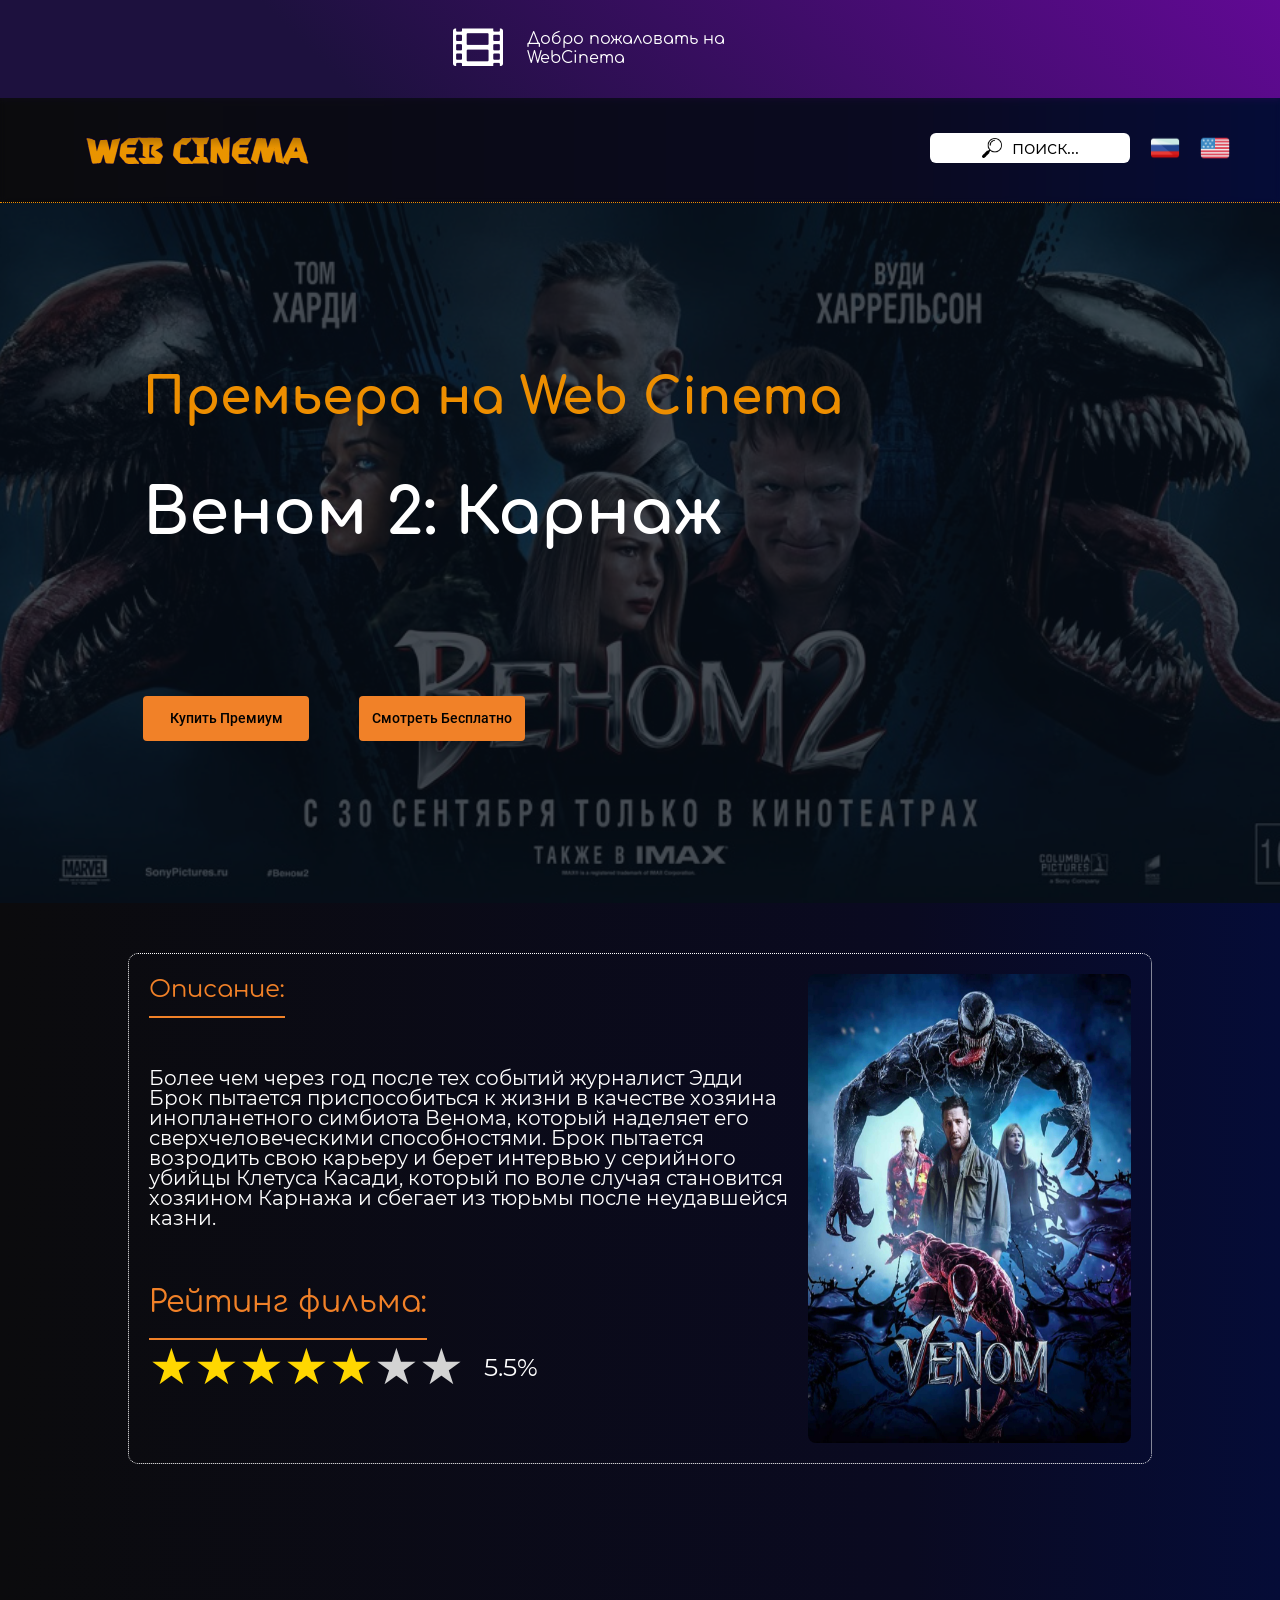
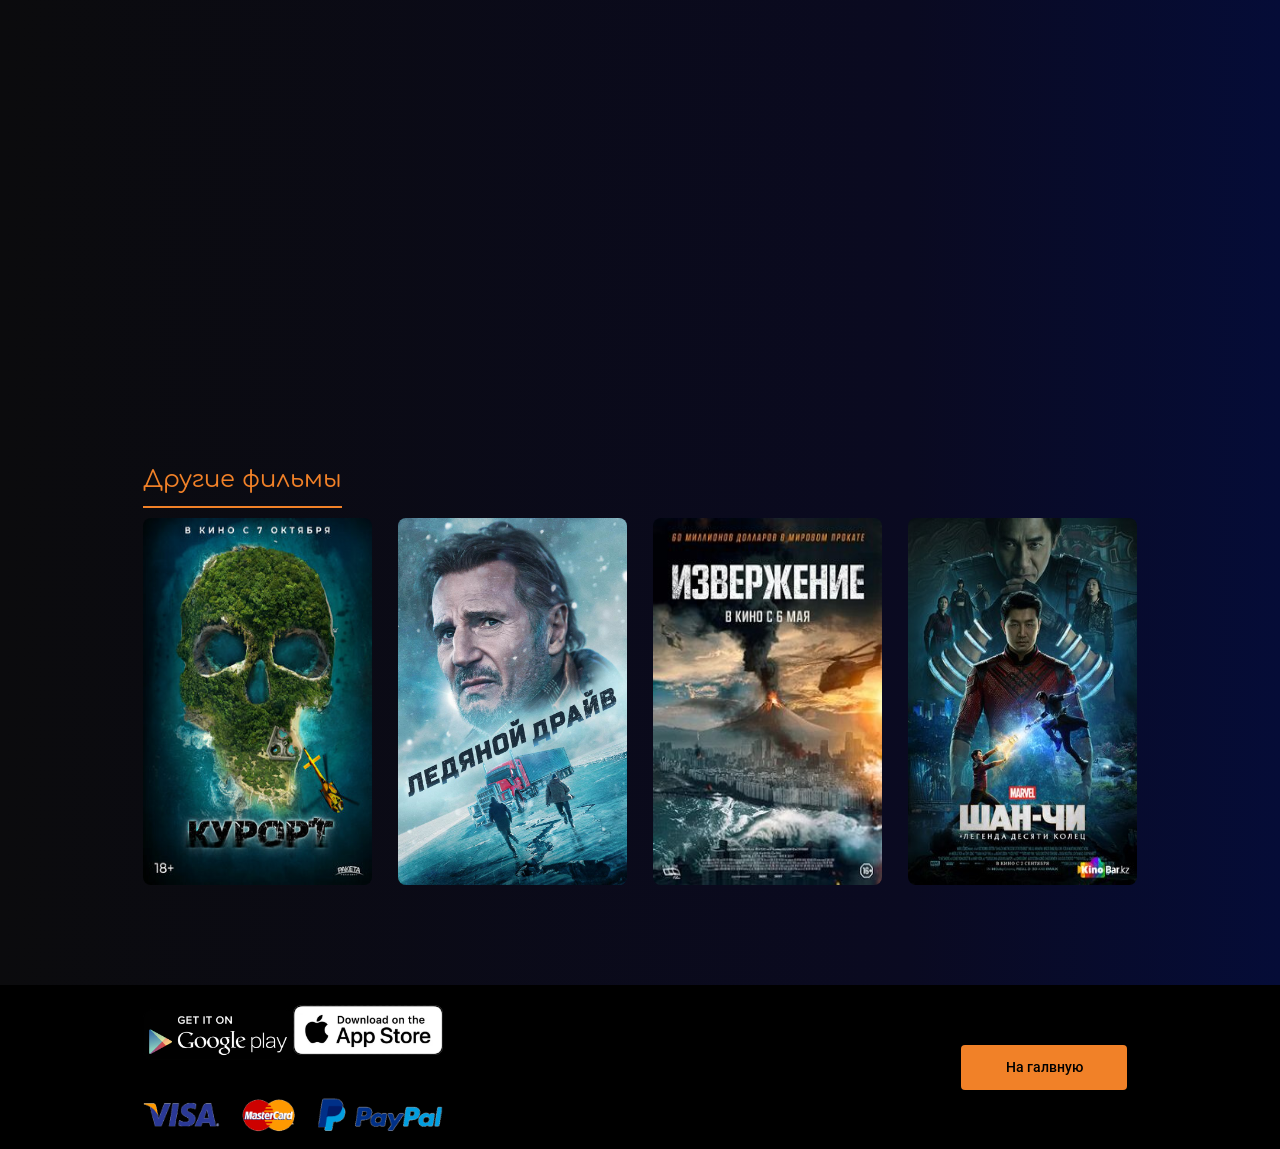
<file: page1.html>
<!DOCTYPE html>
<html lang="en">
<head>
    <meta charset="UTF-8">
    <meta http-equiv="X-UA-Compatible" content="IE=edge">
    <meta name="viewport" content="width=device-width, initial-scale=1.0">
    <link rel="stylesheet" href="css/page1.css">
    <title>Premier</title>
</head>
<body>
<div class="wrapp">
    <!-- banner -->
<div class=" banner">
    <span class="icon-lenta"></span>
    <p>Добро пожаловать на WebCinema</p>
</div>


<!-- navbar -->
<nav class="container navbar">
 <a href="index.html"><img src="images/web_logo.png" alt=""></a> 
             
            <div class="lang">
                <div class="search_lang">
                    <img src="images/search.png" alt="">
                    <p>поиск...</p>
                </div>
                <a href="#!"><img src="images/ru.png" alt=""></a>
                <a href="#!"><img src="images/en.png" alt=""></a>
            </div>

</nav>


<!-- header -->
<header class=" header">
    <img src="images/venomm2.jpg" alt="" class="header__bg">
    <div class="container header__content">
        <h2>Премьера на Web Cinema</h2>
     
        <h1>Веном 2: Карнаж </h1>
        

        <div class="header__content--btn">
            <a href="" class="vue-btn">Купить Премиум</a>
            <a href="" class="vue-btn">Смотреть Бесплатно</a>
        </div>

    </div>

</header>
<!-- header  end-->

<!-- info -->
<section class=" info">
 <div class=" container info_venom">
<div class="venom_infos">
    <h2 class="title">Описание: </h2>
    <p>
        Более чем через год после тех событий журналист Эдди Брок пытается приспособиться к жизни в качестве хозяина инопланетного симбиота Венома, который наделяет его сверхчеловеческими способностями. Брок пытается возродить свою карьеру и берет интервью у серийного убийцы Клетуса Касади, который по воле случая становится хозяином Карнажа и сбегает из тюрьмы после неудавшейся казни.
    </p>
    
    <div class="raitings">
    <h3 class="title">Рейтинг фильма:</h3>
    <div class="raitings1">
    <div class="rating-mini">
        
        <span class="active"></span>	
        <span class="active"></span>    
        <span class="active"></span>  
        <span class="active"></span>  
        <span class="active"></span>  
        <span></span>    
        <span></span>
       
    </div>
    <p>5.5%</p>
    </div>
     </div>
     
    </div>
    <div class="venom_img">
        <img src="images/venom3.jpg" alt="">
        </div>
</div>


    
</section>
<!-- info end-->


<!-- film video -->
<div class="container film_video">
    <iframe class="video_venom" width="800" height="400" src="https://www.youtube.com/embed/Othd8W8o3t0" title="YouTube video player" frameborder="0" allow="accelerometer; autoplay; clipboard-write; encrypted-media; gyroscope; picture-in-picture" allowfullscreen ></iframe>
</div>

<!-- film video end-->


<!-- films_collection -->
<section class="films_collection">
   
<div class="container collections">
  <div class="name">  <a href="page2.html"><h2 class="title"> Другие фильмы</h2></a>
</div>
<div class="cards">
<div class="collect1">
<a href="#!"><img src="images/films1.jfif" alt=""></a>
</div>
<div class="collect1">
    <a href="#!"><img src="images/films2.jpg" alt=""></a>
</div>
<div class="collect1">
    <a href="#!"><img src="images/films3.jpeg" alt=""></a>
</div>
<div class="collect1">
    <a href="#!"><img src="images/films4.jpg" alt=""></a>
</div>
</div>
</div>

</section>
<!-- films_collection end-->



<!-- footer -->
    <footer class="footer">
        <div class="container footer_1">
        <div class="footer_logos">
            <a href="#!"><img src="images/playgg.png" alt=""></a>
             <a href="#!"><img src="images/apple.png" alt=""></a>
             <span><a href="#!"><img src="images/payments.png" alt=""></a></span>
          
        </div>

       <div class="footer_list">
       <a href="index.html" class="vue-btn">На галвную</a>
      </div>
      </footer>

</div>
<!-- footer end-->
    
</body>
</html>
</file>
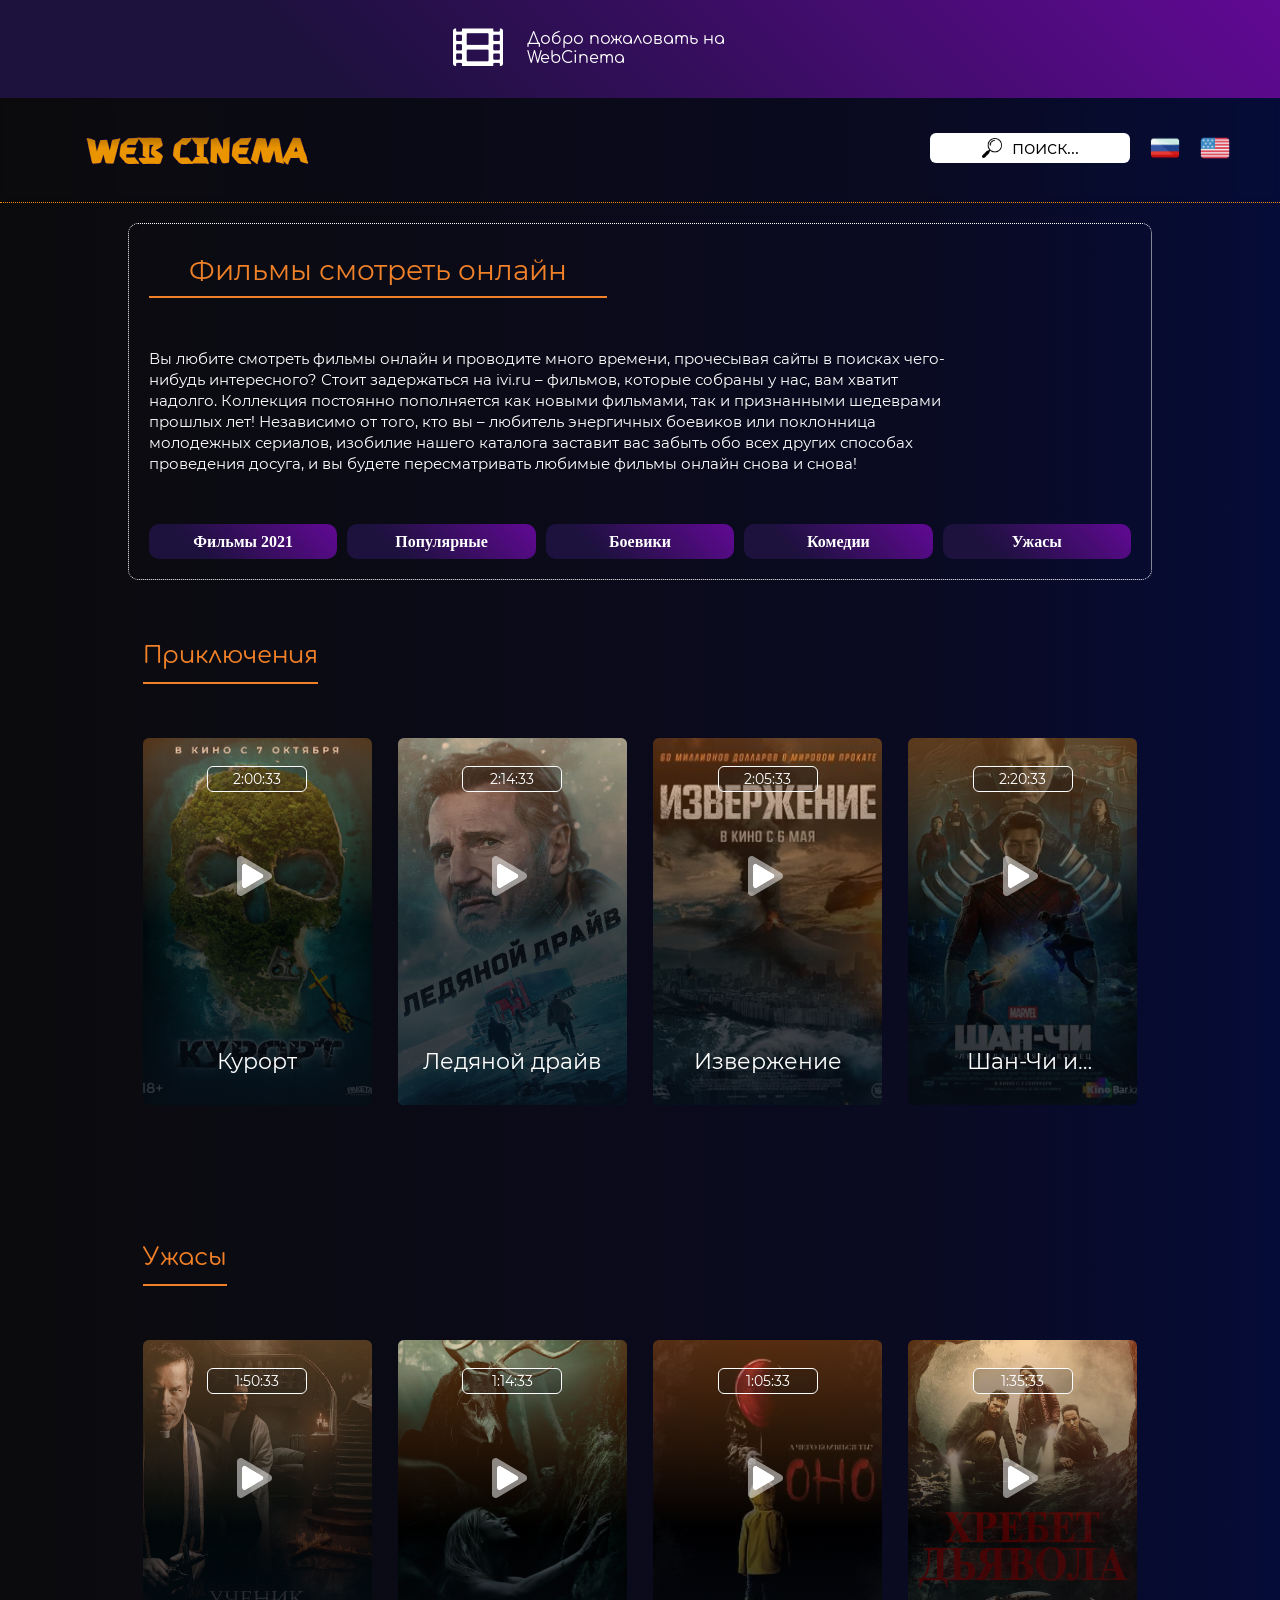
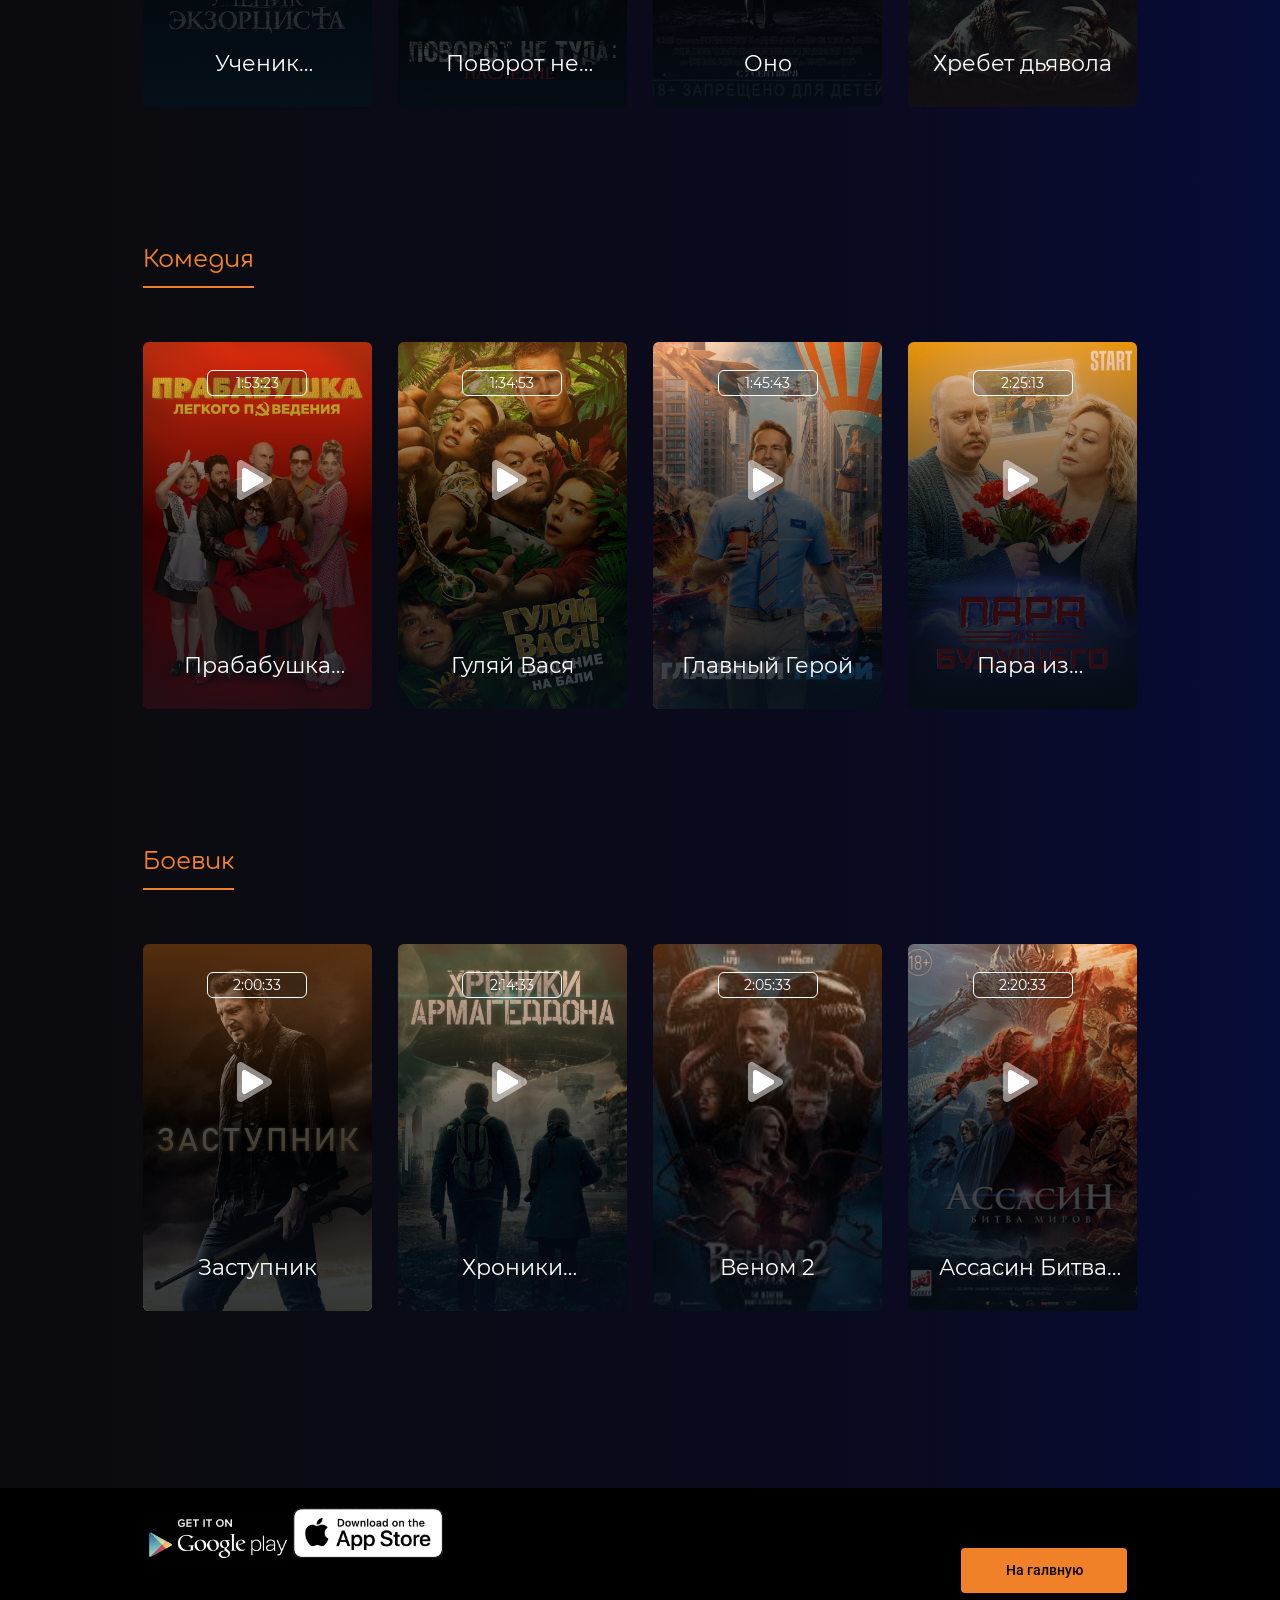
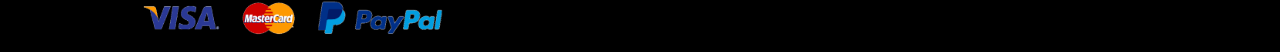
<file: page2.html>
<!DOCTYPE html>
<html lang="en">
<head>
    <meta charset="UTF-8">
    <meta http-equiv="X-UA-Compatible" content="IE=edge">
    <meta name="viewport" content="width=device-width, initial-scale=1.0">
    <link rel="stylesheet" href="css/page1.css">
    <title>Films</title>
</head>
<body>
    <div class="wrapp">
        <!-- banner -->
        <div class="banner">
            <span class="icon-lenta"></span>
            <p>Добро пожаловать на WebCinema</p>
        </div>
          <!-- banner end-->
<!-- navbar -->
        <nav class="container navbar">
            <a href="index.html"><img src="images/web_logo.png" alt=""></a> 
             
            <div class="lang">
                <div class="search_lang">
                    <img src="images/search.png" alt="">
                    <p>поиск...</p>
                </div>
                <a href="#!"><img src="images/ru.png" alt=""></a>
                <a href="#!"><img src="images/en.png" alt=""></a>
            </div>
           </nav>
<!-- navbar end-->

<!-- zagalovok -->
<div class="container zagalovok">
    <h2 class="title">Фильмы смотреть онлайн</h2>
    <p>Вы любите смотреть фильмы онлайн и проводите много времени, прочесывая сайты в поисках чего-нибудь интересного? Стоит задержаться на ivi.ru – фильмов, которые собраны у нас, вам хватит надолго. Коллекция постоянно пополняется как новыми фильмами, так и признанными шедеврами прошлых лет! Независимо от того, кто вы – любитель энергичных боевиков или поклонница молодежных сериалов, изобилие нашего каталога заставит вас забыть обо всех других способах проведения досуга, и вы будете пересматривать любимые фильмы онлайн снова и снова!</p>
    
    <ul class="zagalovok_list">
        <li>Фильмы 2021</li>
        <li>Популярные</li>
        <li>Боевики</li>
        <li>Комедии</li>
        <li>Ужасы</li>
    </ul>
</div>
<!-- zagalovok -->
<!-- films_page -->
<section class="films_page">
    <div class="container">
        <h2><a href="#!" class="title">Приключения</a></h2>
        <main class="films-content">
            <!-- films 1 -->
            <article class="films-card">
                <img src="images/films1.jfif" alt="" class="films-card__img">


                <a href="" class="films-card__link">
                    <div class="films-card__play">
                        <span class="time">2:00:33</span>
                        <span class="icon-play"></span>
                        
                    </div>
                    <div class="films-card__text">
                        <h3>Курорт</h3>
                         </div>
                </a>
            </article>
            <!-- films 2 -->
            <article class="films-card">
                <img src="images/films2.jpg" alt="" class="films-card__img">


                <a href="" class="films-card__link">
                    <div class="films-card__play">
                        <span class="time">2:14:33</span>
                        <span class="icon-play"></span>
                        
                    </div>
                    <div class="films-card__text">
                        <h3>Ледяной драйв</h3>
                        </div>
                </a>
            </article>
            <!-- films 3 -->
            <article class="films-card">
                <img src="images/films3.jpeg" alt="" class="films-card__img">


                <a href="" class="films-card__link">
                    <div class="films-card__play">
                        <span class="time">2:05:33</span>
                        <span class="icon-play"></span>
                       
                    </div>
                    <div class="films-card__text">
                        <h3>Извержение</h3>
                         </div>
                </a>
            </article>
            <!-- films 4 -->
            <article class="films-card">
                <img src="images/films4.jpg" alt="" class="films-card__img">


                <a href="" class="films-card__link">
                    <div class="films-card__play">
                        <span class="time">2:20:33</span>
                        <span class="icon-play"></span>
                   
                    </div>
                    <div class="films-card__text">
                        <h3>Шан-Чи и легенда десяти колец</h3>
                        </div>
                </a>
            </article>

        </main>

    </div>
</section>

<section class="films_page">
    <div class="container">
        <h2><a href="#!" class="title">Ужасы</a></h2>
        <main class="films-content">
            <!-- films 1 -->
            <article class="films-card">
                <img src="images/evils/evil1.jpg" alt="" class="films-card__img">


                <a href="" class="films-card__link">
                    <div class="films-card__play">
                        <span class="time">1:50:33</span>
                        <span class="icon-play"></span>
                        
                    </div>
                    <div class="films-card__text">
                        <h3>Ученик Экзорциста</h3>
                         </div>
                </a>
            </article>
            <!-- films 2 -->
            <article class="films-card">
                <img src="images/evils/evil2.jpg" alt="" class="films-card__img">


                <a href="" class="films-card__link">
                    <div class="films-card__play">
                        <span class="time">1:14:33</span>
                        <span class="icon-play"></span>
                        
                    </div>
                    <div class="films-card__text">
                        <h3>Поворот не туда:Наследие</h3>
                        </div>
                </a>
            </article>
            <!-- films 3 -->
            <article class="films-card">
                <img src="images/evils/evil3.jpg" alt="" class="films-card__img">


                <a href="" class="films-card__link">
                    <div class="films-card__play">
                        <span class="time">1:05:33</span>
                        <span class="icon-play"></span>
                       
                    </div>
                    <div class="films-card__text">
                        <h3>Оно</h3>
                         </div>
                </a>
            </article>
            <!-- films 4 -->
            <article class="films-card">
                <img src="images/evils/evil4.jpg" alt="" class="films-card__img">


                <a href="" class="films-card__link">
                    <div class="films-card__play">
                        <span class="time">1:35:33</span>
                        <span class="icon-play"></span>
                   
                    </div>
                    <div class="films-card__text">
                        <h3>Хребет дьявола</h3>
                        </div>
                </a>
            </article>

        </main>

    </div>

</section>

<section class="films_page">
    <div class="container">
        <h2><a href="#!" class="title">Комедия</a></h2>
        <main class="films-content">
            <!-- films 1 -->
            <article class="films-card">
                <img src="images/comedy/comedy1.jpg" alt="" class="films-card__img">


                <a href="" class="films-card__link">
                    <div class="films-card__play">
                        <span class="time">1:53:23</span>
                        <span class="icon-play"></span>
                        
                    </div>
                    <div class="films-card__text">
                        <h3>Прабабушка легкого поведения</h3>
                         </div>
                </a>
            </article>
            <!-- films 2 -->
            <article class="films-card">
                <img src="images/comedy/comedy2.jpg" alt="" class="films-card__img">


                <a href="" class="films-card__link">
                    <div class="films-card__play">
                        <span class="time">1:34:53</span>
                        <span class="icon-play"></span>
                        
                    </div>
                    <div class="films-card__text">
                        <h3>Гуляй Вася</h3>
                        </div>
                </a>
            </article>
            <!-- films 3 -->
            <article class="films-card">
                <img src="images/comedy/comedy3.jpg" alt="" class="films-card__img">


                <a href="" class="films-card__link">
                    <div class="films-card__play">
                        <span class="time">1:45:43</span>
                        <span class="icon-play"></span>
                       
                    </div>
                    <div class="films-card__text">
                        <h3>Главный Герой</h3>
                         </div>
                </a>
            </article>
            <!-- films 4 -->
            <article class="films-card">
                <img src="images/comedy/comedy4.jpg" alt="" class="films-card__img">


                <a href="" class="films-card__link">
                    <div class="films-card__play">
                        <span class="time">2:25:13</span>
                        <span class="icon-play"></span>
                   
                    </div>
                    <div class="films-card__text">
                        <h3>Пара из будущего</h3>
                        </div>
                </a>
            </article>

        </main>

    </div>

</section>

<section class="films_page">
    <div class="container">
        <h2><a href="#!" class="title">Боевик</a></h2>
        <main class="films-content">
            <!-- films 1 -->
            <article class="films-card">
                <img src="images/boevik/boevik1.jpg" alt="" class="films-card__img">


                <a href="" class="films-card__link">
                    <div class="films-card__play">
                        <span class="time">2:00:33</span>
                        <span class="icon-play"></span>
                        
                    </div>
                    <div class="films-card__text">
                        <h3>Заступник</h3>
                         </div>
                </a>
            </article>
            <!-- films 2 -->
            <article class="films-card">
                <img src="images/boevik/boevik2.jpg" alt="" class="films-card__img">


                <a href="" class="films-card__link">
                    <div class="films-card__play">
                        <span class="time">2:14:33</span>
                        <span class="icon-play"></span>
                        
                    </div>
                    <div class="films-card__text">
                        <h3>Хроники Армагеддона</h3>
                        </div>
                </a>
            </article>
            <!-- films 3 -->
            <article class="films-card">
                <img src="images/boevik/boevik3.jpg" alt="" class="films-card__img">


                <a href="" class="films-card__link">
                    <div class="films-card__play">
                        <span class="time">2:05:33</span>
                        <span class="icon-play"></span>
                       
                    </div>
                    <div class="films-card__text">
                        <h3>Веном 2</h3>
                         </div>
                </a>
            </article>
            <!-- films 4 -->
            <article class="films-card">
                <img src="images/boevik/boevik4.jpg" alt="" class="films-card__img">


                <a href="" class="films-card__link">
                    <div class="films-card__play">
                        <span class="time">2:20:33</span>
                        <span class="icon-play"></span>
                   
                    </div>
                    <div class="films-card__text">
                        <h3>Ассасин Битва миров</h3>
                        </div>
                </a>
            </article>

        </main>

    </div>

</section>

<!-- films_page end -->







<!-- footer -->
           <footer class="footer">
            <div class="container footer_1">
            <div class="footer_logos">
                <a href="#!"><img src="images/playgg.png" alt=""></a>
                 <a href="#!"><img src="images/apple.png" alt=""></a>
                 <span><a href="#!"><img src="images/payments.png" alt=""></a></span>
              
            </div>
    
           <div class="footer_list">
           <a href="index.html" class="vue-btn">На галвную</a>
          </div>
          </footer>
    <!-- footer end-->
    </div>
    </div>
</body>
</html>
</file>
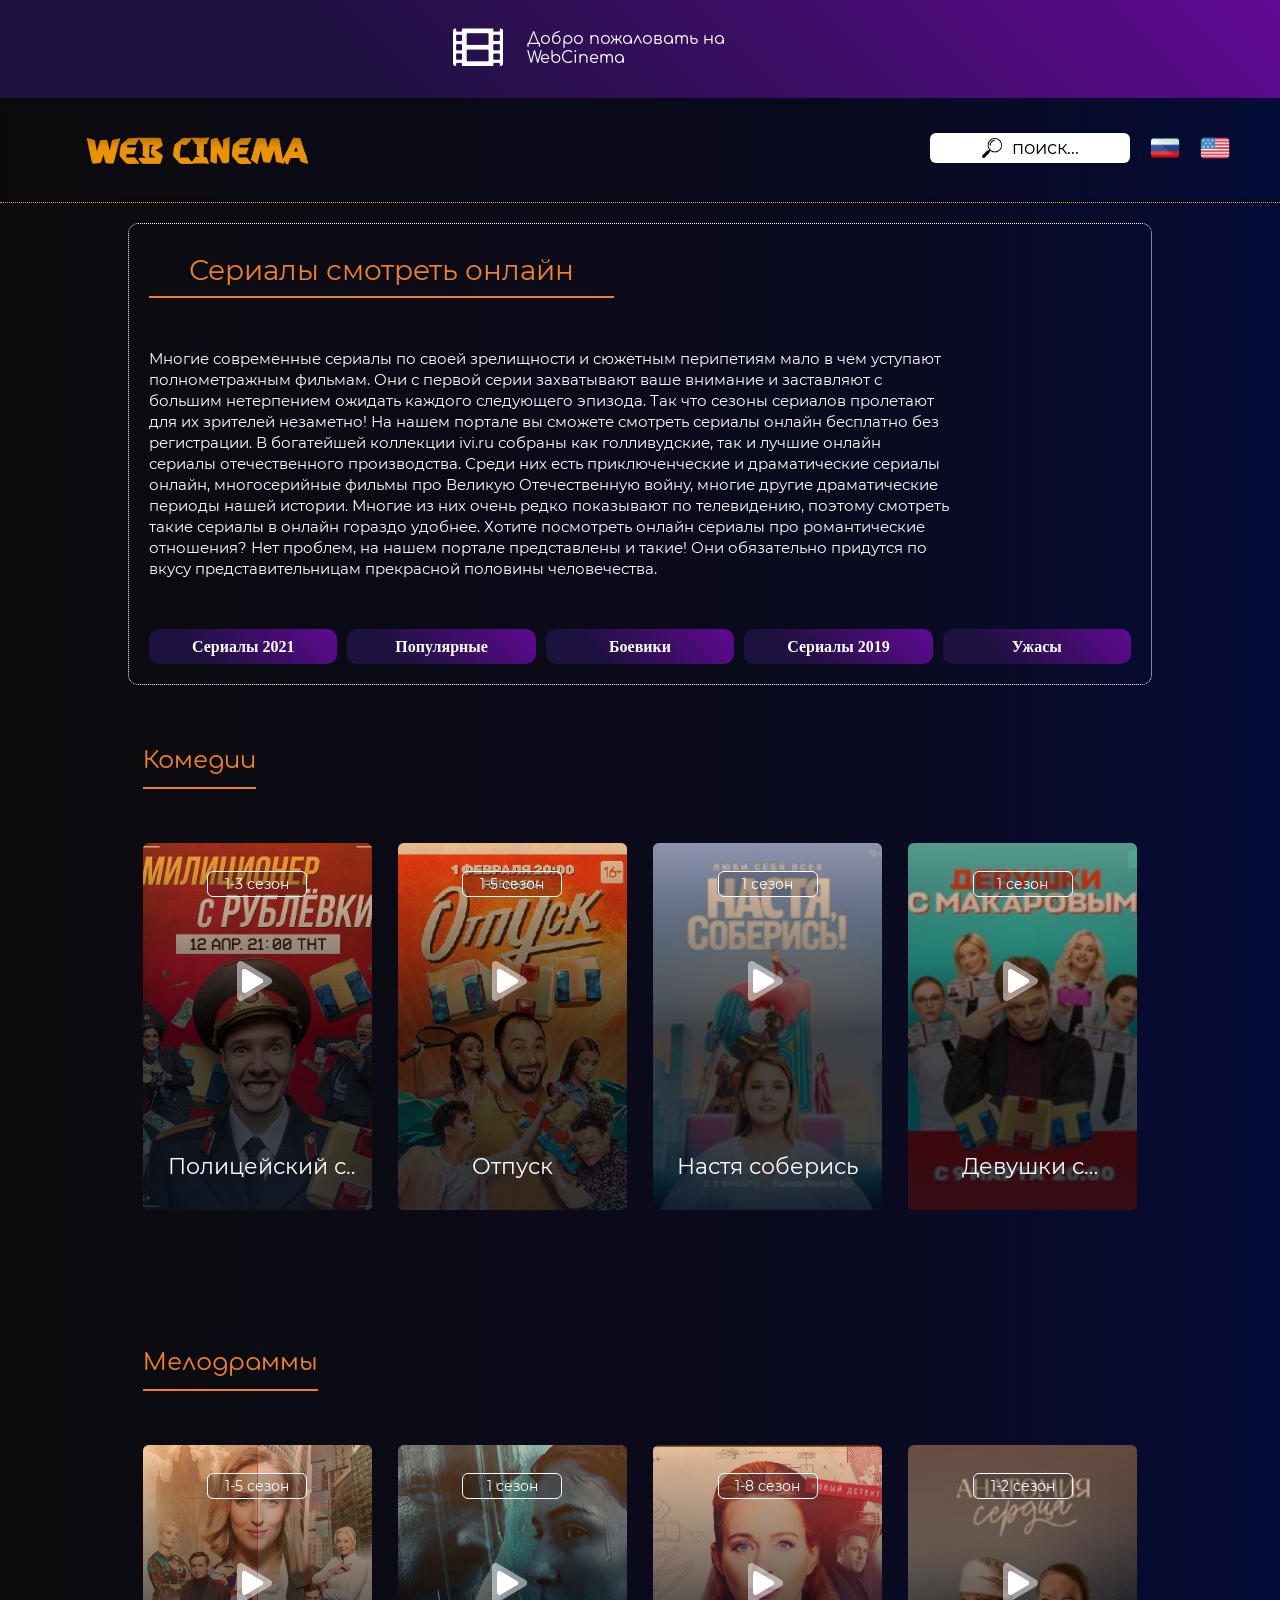
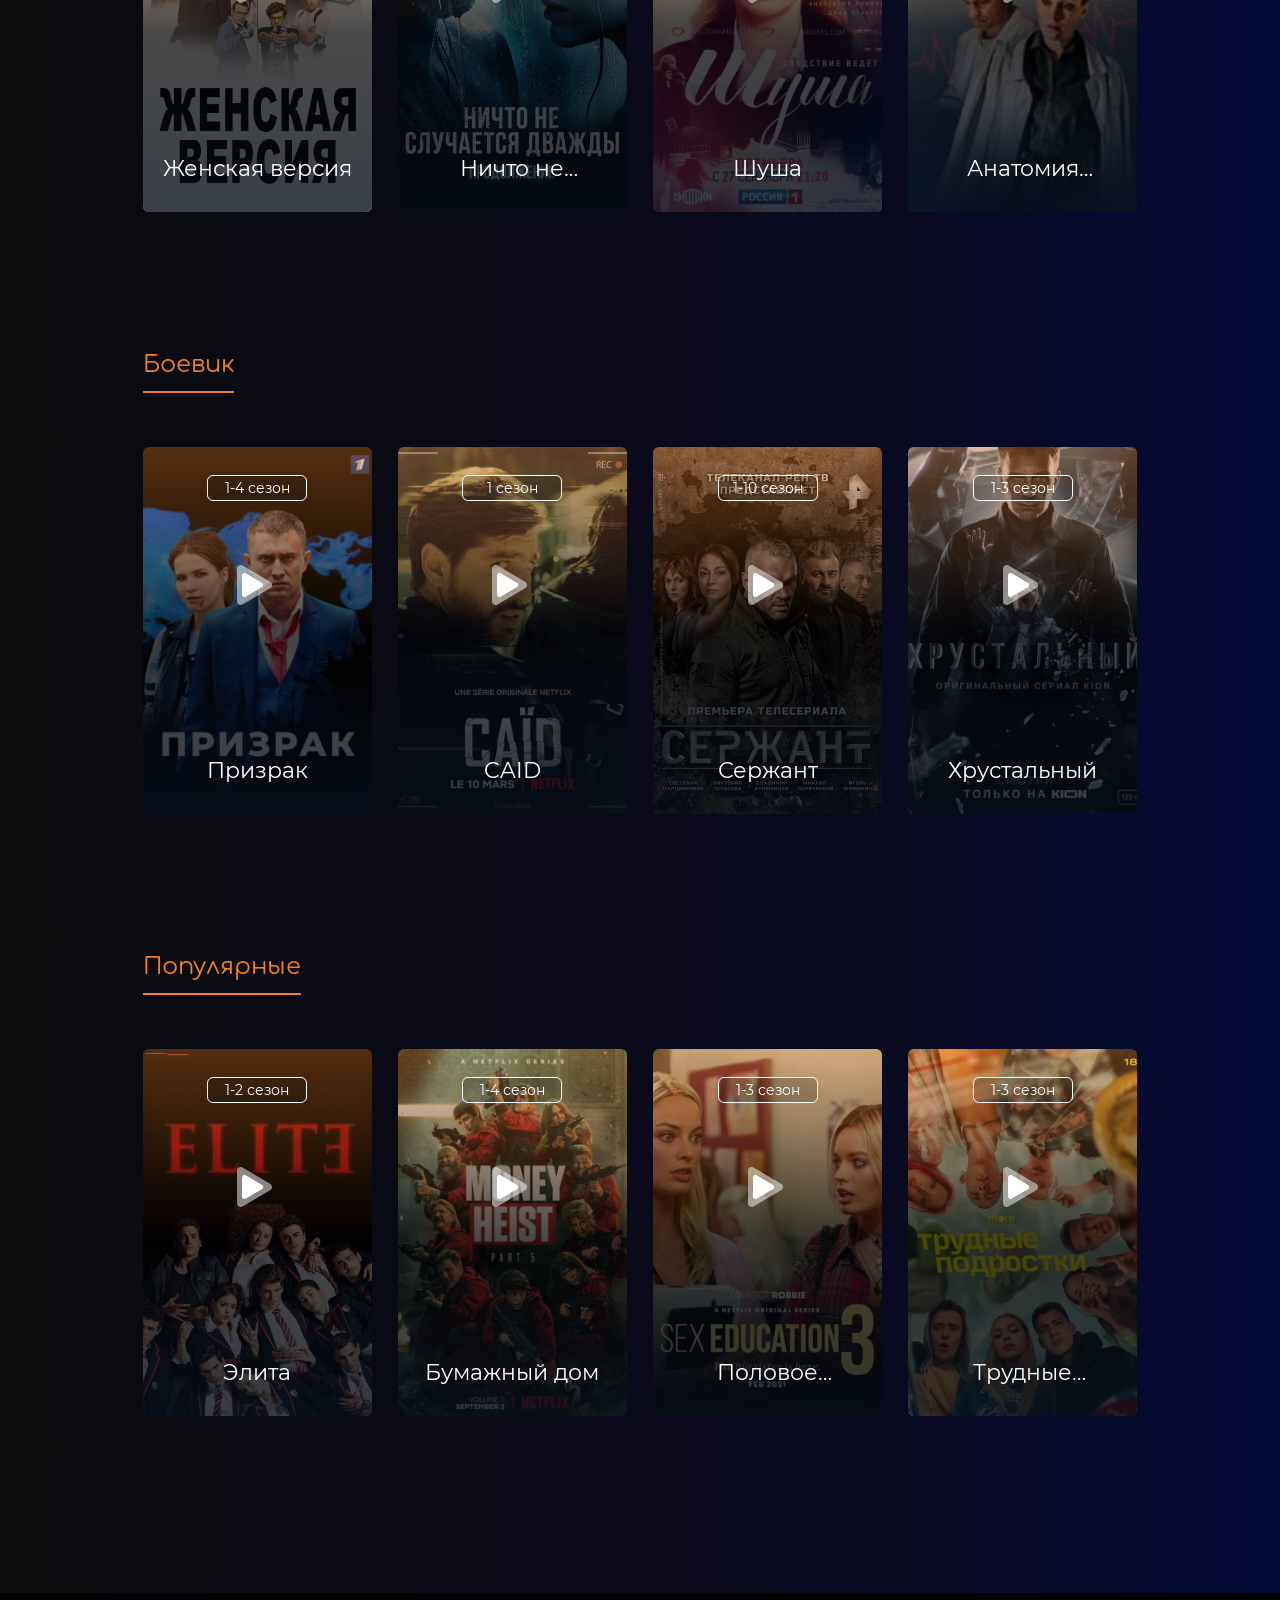
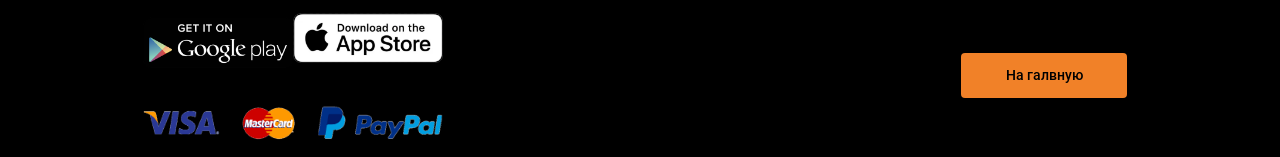
<file: page3.html>
<!DOCTYPE html>
<html lang="en">
<head>
    <meta charset="UTF-8">
    <meta http-equiv="X-UA-Compatible" content="IE=edge">
    <meta name="viewport" content="width=device-width, initial-scale=1.0">
    <link rel="stylesheet" href="css/page1.css">
    <title>Serials</title>
</head>
<body>
    <div class="wrapp">
        <!-- banner -->
        <div class="banner">
            <span class="icon-lenta"></span>
            <p>Добро пожаловать на WebCinema</p>
        </div>
          <!-- banner end-->
<!-- navbar -->
        <nav class="container navbar">
            <a href="index.html"><img src="images/web_logo.png" alt=""></a> 
            
            <div class="lang">
                <div class="search_lang">
                    <img src="images/search.png" alt="">
                    <p>поиск...</p>
                </div>
                <a href="#!"><img src="images/ru.png" alt=""></a>
                <a href="#!"><img src="images/en.png" alt=""></a>
            </div>
           </nav>
<!-- navbar end-->
<!-- zagalovok -->
<div class="container zagalovok">
    <h2 class="title">Сериалы смотреть онлайн</h2>
    <p>Многие современные сериалы по своей зрелищности и сюжетным перипетиям мало в чем уступают полнометражным фильмам. Они с первой серии захватывают ваше внимание и заставляют с большим нетерпением ожидать каждого следующего эпизода. Так что сезоны сериалов пролетают для их зрителей незаметно!
     На нашем портале вы сможете смотреть сериалы онлайн бесплатно без регистрации. В богатейшей коллекции ivi.ru собраны как голливудские, так и лучшие онлайн сериалы отечественного производства. Среди них есть приключенческие и драматические сериалы онлайн, многосерийные фильмы про Великую Отечественную войну, многие другие драматические периоды нашей истории. Многие из них очень редко показывают по телевидению, поэтому смотреть такие сериалы в онлайн гораздо удобнее. Хотите посмотреть онлайн сериалы про романтические отношения? Нет проблем, на нашем портале представлены и такие! Они обязательно придутся по вкусу представительницам прекрасной половины человечества.
    </p>
<ul class="zagalovok_list">
        <li>Сериалы 2021</li>
        <li>Популярные</li>
        <li>Боевики</li>
        <li>Сериалы 2019</li>
        <li>Ужасы</li>
    </ul>
</div>
<!-- zagalovok -->


<!-- films_page -->
<section class="films_page">
    <div class="container">
        <h2><a href="#!" class="title">Комедии</a></h2>
        <main class="films-content">
            <!-- films 1 -->
            <article class="films-card">
                <img src="images/serials_1/comedy1.jpg" alt="" class="films-card__img">


                <a href="" class="films-card__link">
                    <div class="films-card__play">
                        <span class="time">1-3 сезон</span>
                        <span class="icon-play"></span>
                        
                    </div>
                    <div class="films-card__text">
                        <h3>Полицейский с рублевки</h3>
                         </div>
                </a>
            </article>
            <!-- films 2 -->
            <article class="films-card">
                <img src="images/serials_1/comedy2.jpg" alt="" class="films-card__img">


                <a href="" class="films-card__link">
                    <div class="films-card__play">
                        <span class="time">1-5 сезон</span>
                        <span class="icon-play"></span>
                        
                    </div>
                    <div class="films-card__text">
                        <h3>Отпуск</h3>
                        </div>
                </a>
            </article>
            <!-- films 3 -->
            <article class="films-card">
                <img src="images/serials_1/comedy3.jpg" alt="" class="films-card__img">


                <a href="" class="films-card__link">
                    <div class="films-card__play">
                        <span class="time">1 сезон</span>
                        <span class="icon-play"></span>
                       
                    </div>
                    <div class="films-card__text">
                        <h3>Настя соберись</h3>
                         </div>
                </a>
            </article>
            <!-- films 4 -->
            <article class="films-card">
                <img src="images/serials_1/comedy4.jpg" alt="" class="films-card__img">


                <a href="" class="films-card__link">
                    <div class="films-card__play">
                        <span class="time">1 сезон</span>
                        <span class="icon-play"></span>
                   
                    </div>
                    <div class="films-card__text">
                        <h3>Девушки с макаровым</h3>
                        </div>
                </a>
            </article>

        </main>

    </div>
</section>

<section class="films_page">
    <div class="container">
        <h2><a href="#!" class="title">Мелодраммы</a></h2>
        <main class="films-content">
            <!-- films 1 -->
            <article class="films-card">
                <img src="images/serials_2/mel1.jpg" alt="" class="films-card__img">


                <a href="" class="films-card__link">
                    <div class="films-card__play">
                        <span class="time">1-5 сезон</span>
                        <span class="icon-play"></span>
                        
                    </div>
                    <div class="films-card__text">
                        <h3>Женская версия</h3>
                         </div>
                </a>
            </article>
            <!-- films 2 -->
            <article class="films-card">
                <img src="images/serials_2/mel2.jpg" alt="" class="films-card__img">


                <a href="" class="films-card__link">
                    <div class="films-card__play">
                        <span class="time">1 сезон</span>
                        <span class="icon-play"></span>
                        
                    </div>
                    <div class="films-card__text">
                        <h3>Ничто не случаеться дважды 2</h3>
                        </div>
                </a>
            </article>
            <!-- films 3 -->
            <article class="films-card">
                <img src="images/serials_2/mel3.jpg" alt="" class="films-card__img">


                <a href="" class="films-card__link">
                    <div class="films-card__play">
                        <span class="time">1-8 сезон</span>
                        <span class="icon-play"></span>
                       
                    </div>
                    <div class="films-card__text">
                        <h3>Шуша</h3>
                         </div>
                </a>
            </article>
            <!-- films 4 -->
            <article class="films-card">
                <img src="images/serials_2/mel4.jpg" alt="" class="films-card__img">


                <a href="" class="films-card__link">
                    <div class="films-card__play">
                        <span class="time">1-2 сезон</span>
                        <span class="icon-play"></span>
                   
                    </div>
                    <div class="films-card__text">
                        <h3>Анатомия сердца</h3>
                        </div>
                </a>
            </article>

        </main>

    </div>

</section>

<section class="films_page">
    <div class="container">
        <h2><a href="#!" class="title">Боевик</a></h2>
        <main class="films-content">
            <!-- films 1 -->
            <article class="films-card">
                <img src="images/serials_3/boev1.jfif" alt="" class="films-card__img">


                <a href="" class="films-card__link">
                    <div class="films-card__play">
                        <span class="time">1-4 сезон</span>
                        <span class="icon-play"></span>
                        
                    </div>
                    <div class="films-card__text">
                        <h3>Призрак</h3>
                         </div>
                </a>
            </article>
            <!-- films 2 -->
            <article class="films-card">
                <img src="images/serials_3/boev2.jfif" alt="" class="films-card__img">


                <a href="" class="films-card__link">
                    <div class="films-card__play">
                        <span class="time">1 сезон</span>
                        <span class="icon-play"></span>
                        
                    </div>
                    <div class="films-card__text">
                        <h3>CAID</h3>
                        </div>
                </a>
            </article>
            <!-- films 3 -->
            <article class="films-card">
                <img src="images/serials_3/boev3.jfif" alt="" class="films-card__img">


                <a href="" class="films-card__link">
                    <div class="films-card__play">
                        <span class="time">1-10 сезон</span>
                        <span class="icon-play"></span>
                       
                    </div>
                    <div class="films-card__text">
                        <h3>Сержант</h3>
                         </div>
                </a>
            </article>
            <!-- films 4 -->
            <article class="films-card">
                <img src="images/serials_3/boev4.jfif" alt="" class="films-card__img">


                <a href="" class="films-card__link">
                    <div class="films-card__play">
                        <span class="time">1-3 сезон</span>
                        <span class="icon-play"></span>
                   
                    </div>
                    <div class="films-card__text">
                        <h3>Хрустальный</h3>
                        </div>
                </a>
            </article>

        </main>

    </div>

</section>

<section class="films_page">
    <div class="container">
        <h2><a href="#!" class="title">Популярные</a></h2>
        <main class="films-content">
            <!-- films 1 -->
            <article class="films-card">
                <img src="images/serials_4/pop1.jpg" alt="" class="films-card__img">


                <a href="" class="films-card__link">
                    <div class="films-card__play">
                        <span class="time">1-2 сезон</span>
                        <span class="icon-play"></span>
                        
                    </div>
                    <div class="films-card__text">
                        <h3>Элита</h3>
                         </div>
                </a>
            </article>
            <!-- films 2 -->
            <article class="films-card">
                <img src="images/serials_4/pop2.jpg" alt="" class="films-card__img">


                <a href="" class="films-card__link">
                    <div class="films-card__play">
                        <span class="time">1-4 сезон</span>
                        <span class="icon-play"></span>
                        
                    </div>
                    <div class="films-card__text">
                        <h3>Бумажный дом</h3>
                        </div>
                </a>
            </article>
            <!-- films 3 -->
            <article class="films-card">
                <img src="images/serials_4/pop3.jpeg" alt="" class="films-card__img">


                <a href="" class="films-card__link">
                    <div class="films-card__play">
                        <span class="time">1-3 сезон</span>
                        <span class="icon-play"></span>
                       
                    </div>
                    <div class="films-card__text">
                        <h3>Половое воспитание</h3>
                         </div>
                </a>
            </article>
            <!-- films 4 -->
            <article class="films-card">
                <img src="images/serials_4/pop4.jpg" alt="" class="films-card__img">


                <a href="" class="films-card__link">
                    <div class="films-card__play">
                        <span class="time">1-3 сезон</span>
                        <span class="icon-play"></span>
                   
                    </div>
                    <div class="films-card__text">
                        <h3>Трудные подростки</h3>
                        </div>
                </a>
            </article>

        </main>

    </div>

</section>

<!-- films_page end -->







<!-- footer -->
           <footer class="footer">
            <div class="container footer_1">
            <div class="footer_logos">
                <a href="#!"><img src="images/playgg.png" alt=""></a>
                 <a href="#!"><img src="images/apple.png" alt=""></a>
                 <span><a href="#!"><img src="images/payments.png" alt=""></a></span>
              
            </div>
    
           <div class="footer_list">
           <a href="index.html" class="vue-btn">На галвную</a>
          </div>
          </footer>
    <!-- footer end-->
    </div>
    </div>
</body>
</html>
</file>
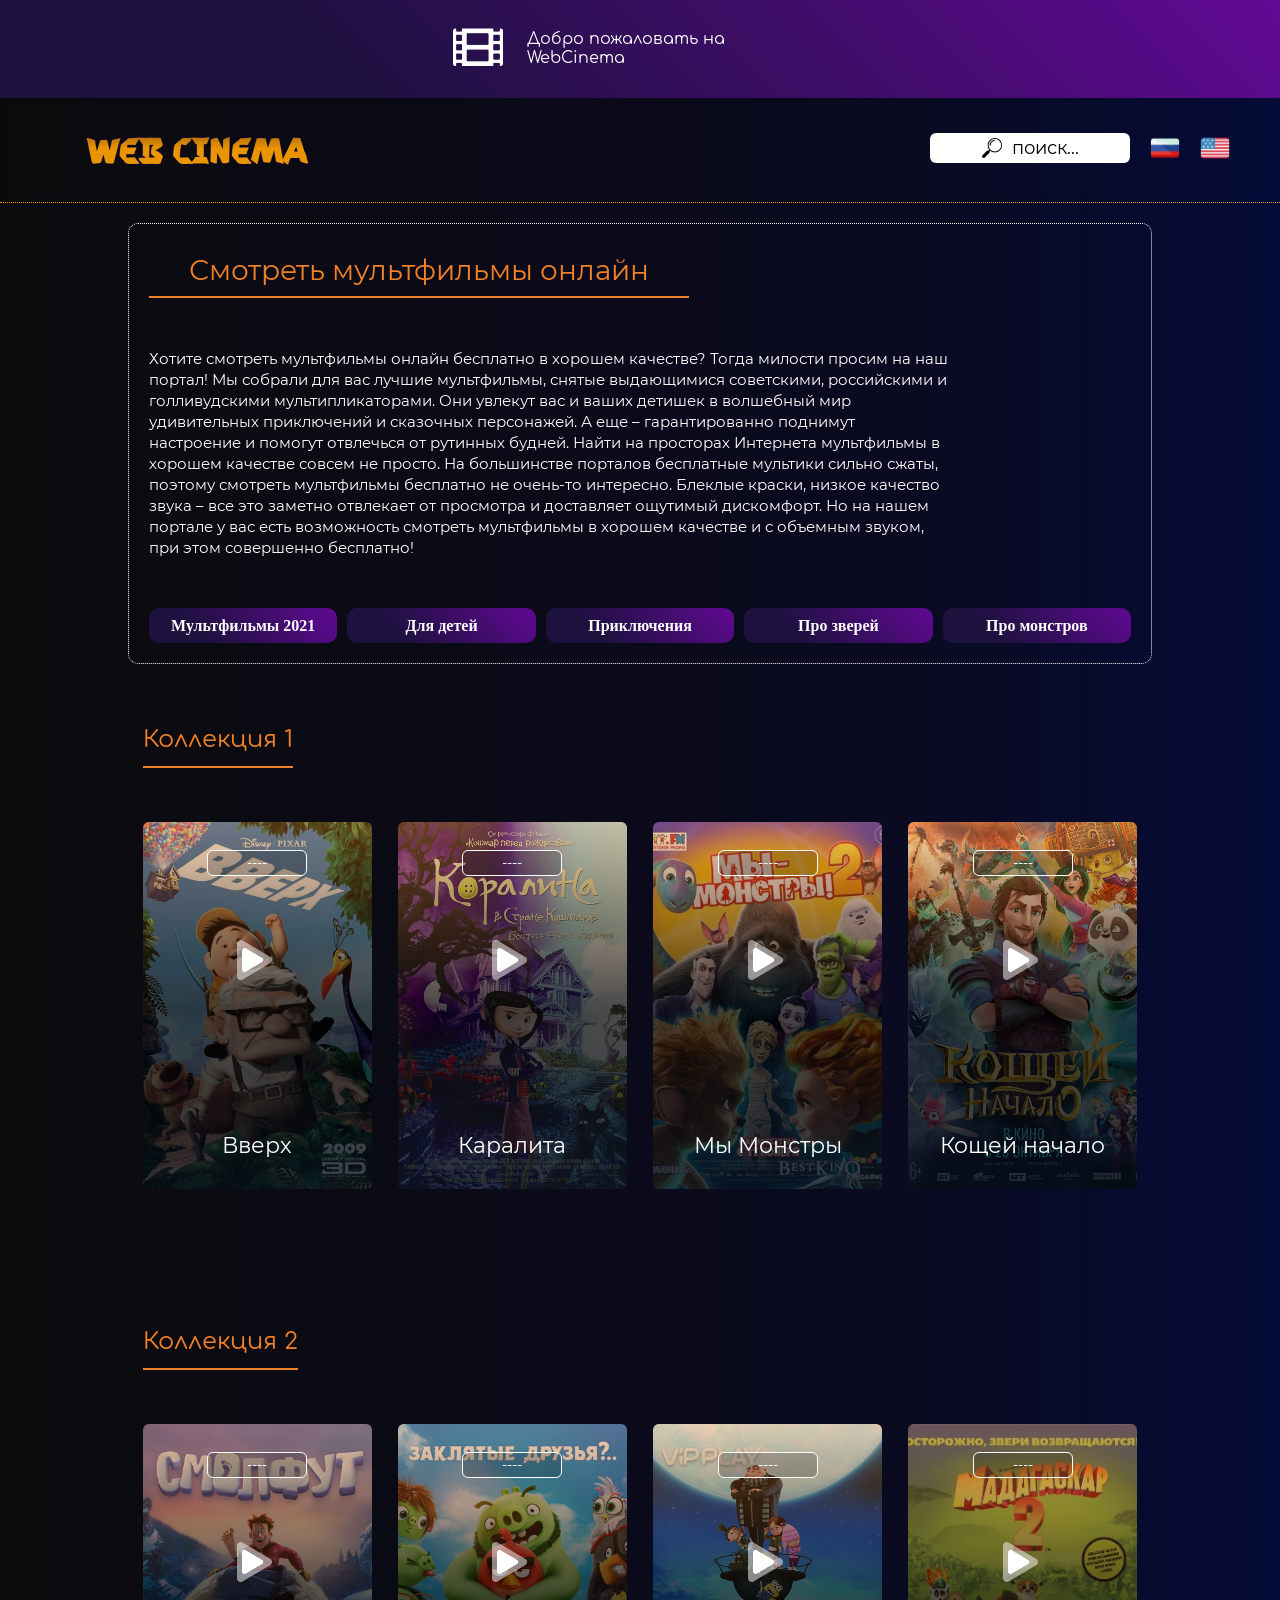
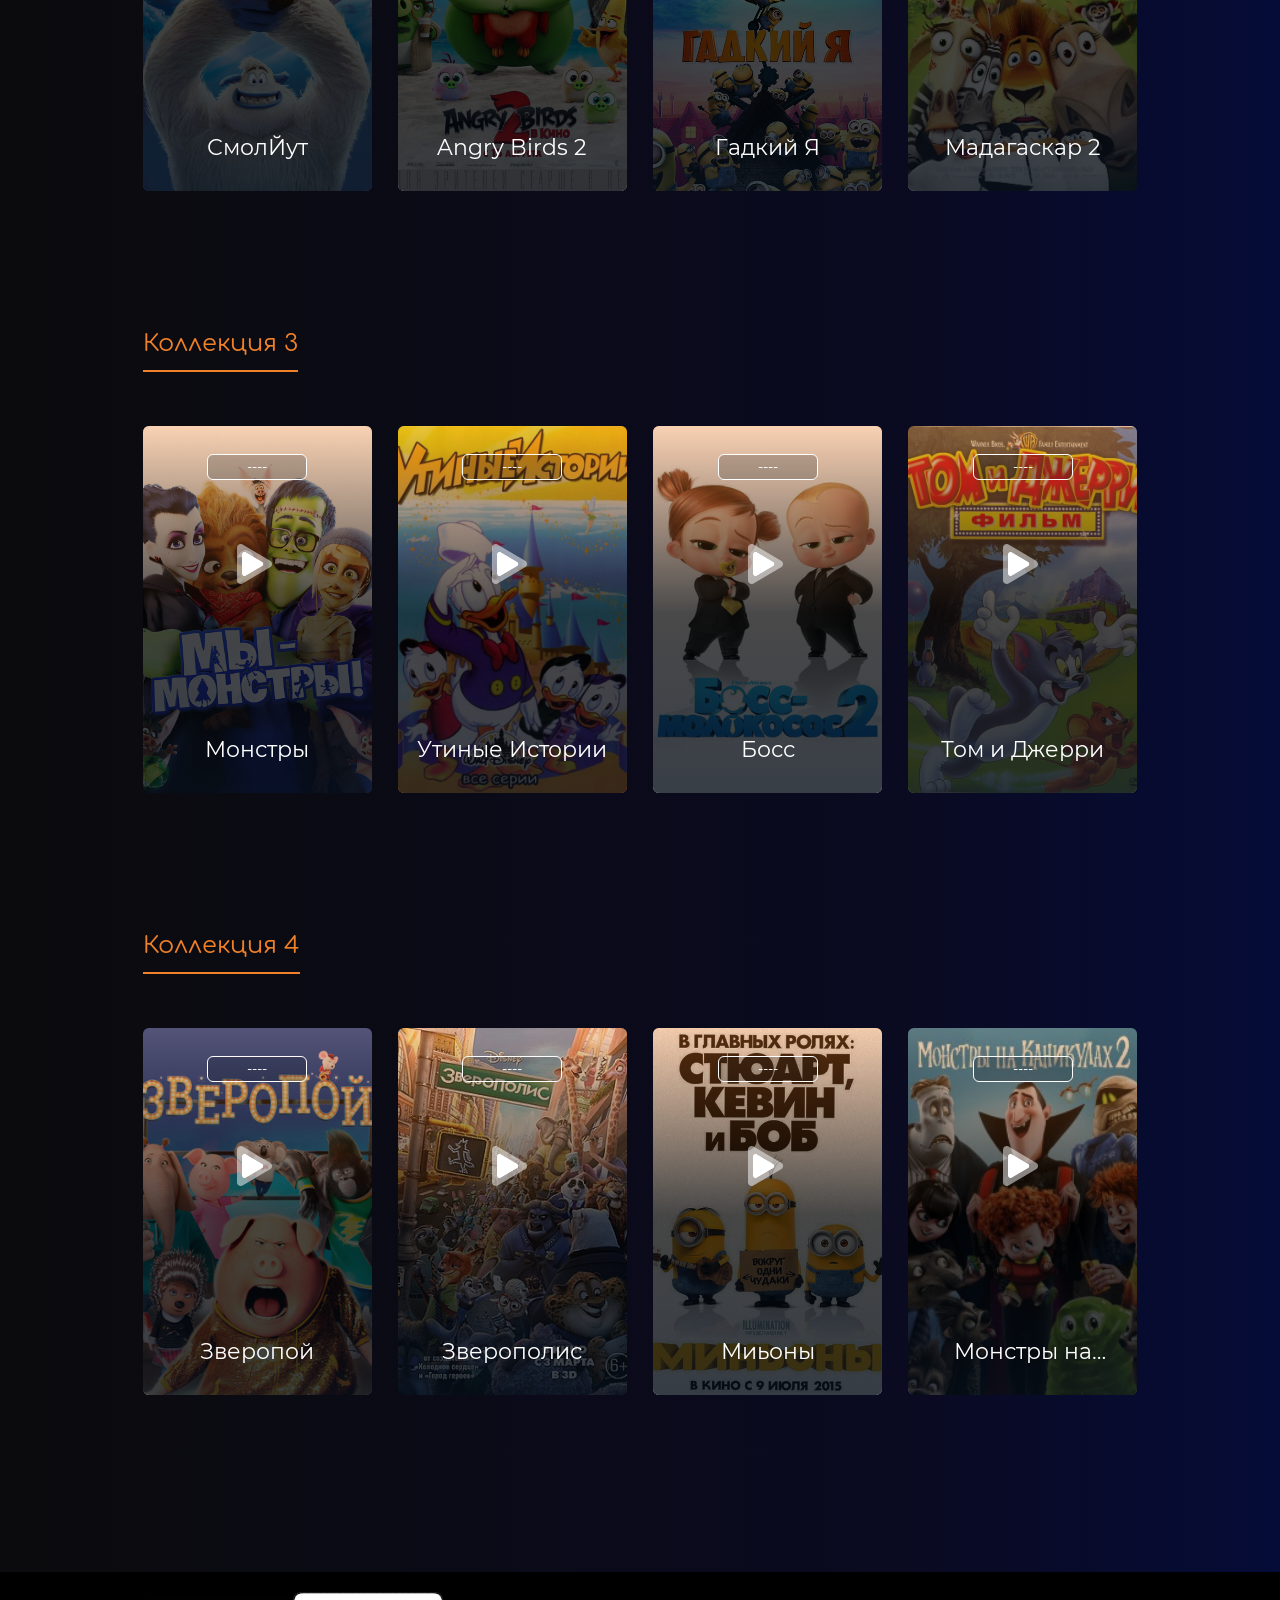
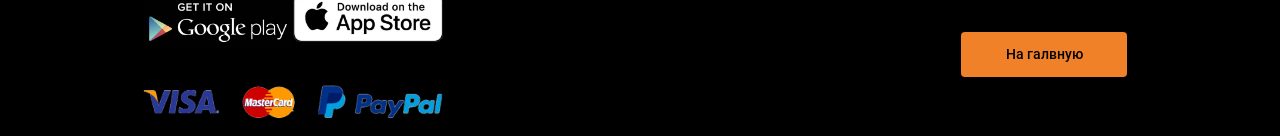
<file: page4.html>
<!DOCTYPE html>
<html lang="en">
<head>
    <meta charset="UTF-8">
    <meta http-equiv="X-UA-Compatible" content="IE=edge">
    <meta name="viewport" content="width=device-width, initial-scale=1.0">
    <link rel="stylesheet" href="css/page1.css">
    <title>Cartoons</title>
</head>
<body>
    <div class="wrapp">
        <!-- banner -->
        <div class="banner">
            <span class="icon-lenta"></span>
            <p>Добро пожаловать на WebCinema</p>
        </div>
          <!-- banner end-->
<!-- navbar -->
        <nav class="container navbar">
            <a href="index.html"><img src="images/web_logo.png" alt=""></a> 
             
            <div class="lang">
                <div class="search_lang">
                    <img src="images/search.png" alt="">
                    <p>поиск...</p>
                </div>
                <a href="#!"><img src="images/ru.png" alt=""></a>
                <a href="#!"><img src="images/en.png" alt=""></a>
            </div>
           </nav>
<!-- navbar end-->
<!-- zagalovok -->
<div class="container zagalovok">
    <h2 class="title">Смотреть мультфильмы онлайн</h2>
    <p>Хотите смотреть мультфильмы онлайн бесплатно в хорошем качестве? Тогда милости просим на наш портал! Мы собрали для вас лучшие мультфильмы, снятые выдающимися советскими, российскими и голливудскими мультипликаторами. Они увлекут вас и ваших детишек в волшебный мир удивительных приключений и сказочных персонажей. А еще – гарантированно поднимут настроение и помогут отвлечься от рутинных будней.
    Найти на просторах Интернета мультфильмы в хорошем качестве совсем не просто. На большинстве порталов бесплатные мультики сильно сжаты, поэтому смотреть мультфильмы бесплатно не очень-то интересно. Блеклые краски, низкое качество звука – все это заметно отвлекает от просмотра и доставляет ощутимый дискомфорт. Но на нашем портале у вас есть возможность смотреть мультфильмы в хорошем качестве и с объемным звуком, при этом совершенно бесплатно!</p>
    <ul class="zagalovok_list">
        <li>Мультфильмы 2021</li>
        <li>Для детей</li>
        <li>Приключения</li>
        <li>Про зверей</li>
        <li>Про монстров</li>
    </ul>
</div>
<!-- zagalovok -->
<!-- films_page -->
<section class="films_page">
    <div class="container">
        <h2><a href="#!" class="title">Коллекция 1</a></h2>
        <main class="films-content">
            <!-- films 1 -->
            <article class="films-card">
                <img src="images/cartoons1/1.jpg" alt="" class="films-card__img">


                <a href="" class="films-card__link">
                    <div class="films-card__play">
                        <span class="time">----</span>
                        <span class="icon-play"></span>
                        
                    </div>
                    <div class="films-card__text">
                        <h3>Вверх</h3>
                         </div>
                </a>
            </article>
            <!-- films 2 -->
            <article class="films-card">
                <img src="images/cartoons1/2.jpg" alt="" class="films-card__img">


                <a href="" class="films-card__link">
                    <div class="films-card__play">
                        <span class="time">----</span>
                        <span class="icon-play"></span>
                        
                    </div>
                    <div class="films-card__text">
                        <h3>Каралита</h3>
                        </div>
                </a>
            </article>
            <!-- films 3 -->
            <article class="films-card">
                <img src="images/cartoons1/3.jpg" alt="" class="films-card__img">


                <a href="" class="films-card__link">
                    <div class="films-card__play">
                        <span class="time">----</span>
                        <span class="icon-play"></span>
                       
                    </div>
                    <div class="films-card__text">
                        <h3>Мы Монстры</h3>
                         </div>
                </a>
            </article>
            <!-- films 4 -->
            <article class="films-card">
                <img src="images/cartoons1/4.png" alt="" class="films-card__img">


                <a href="" class="films-card__link">
                    <div class="films-card__play">
                        <span class="time">----</span>
                        <span class="icon-play"></span>
                   
                    </div>
                    <div class="films-card__text">
                        <h3>Кощей начало</h3>
                        </div>
                </a>
            </article>

        </main>

    </div>
</section>

<section class="films_page">
    <div class="container">
        <h2><a href="#!" class="title">Коллекция 2</a></h2>
        <main class="films-content">
            <!-- films 1 -->
            <article class="films-card">
                <img src="images/cartoons2/1.jpg" alt="" class="films-card__img">


                <a href="" class="films-card__link">
                    <div class="films-card__play">
                        <span class="time">----</span>
                        <span class="icon-play"></span>
                        
                    </div>
                    <div class="films-card__text">
                        <h3>СмолЙут</h3>
                         </div>
                </a>
            </article>
            <!-- films 2 -->
            <article class="films-card">
                <img src="images/cartoons2/2.jpg" alt="" class="films-card__img">


                <a href="" class="films-card__link">
                    <div class="films-card__play">
                        <span class="time">----</span>
                        <span class="icon-play"></span>
                        
                    </div>
                    <div class="films-card__text">
                        <h3>Angry Birds 2</h3>
                        </div>
                </a>
            </article>
            <!-- films 3 -->
            <article class="films-card">
                <img src="images/cartoons2/3.jpg" alt="" class="films-card__img">


                <a href="" class="films-card__link">
                    <div class="films-card__play">
                        <span class="time">----</span>
                        <span class="icon-play"></span>
                       
                    </div>
                    <div class="films-card__text">
                        <h3>Гадкий Я </h3>
                         </div>
                </a>
            </article>
            <!-- films 4 -->
            <article class="films-card">
                <img src="images/cartoons2/4.jpg" alt="" class="films-card__img">


                <a href="" class="films-card__link">
                    <div class="films-card__play">
                        <span class="time">----</span>
                        <span class="icon-play"></span>
                   
                    </div>
                    <div class="films-card__text">
                        <h3>Мадагаскар 2</h3>
                        </div>
                </a>
            </article>

        </main>

    </div>

</section>

<section class="films_page">
    <div class="container">
        <h2><a href="#!" class="title">Коллекция 3</a></h2>
        <main class="films-content">
            <!-- films 1 -->
            <article class="films-card">
                <img src="images/cartoons3/1.jpg" alt="" class="films-card__img">


                <a href="" class="films-card__link">
                    <div class="films-card__play">
                        <span class="time">----</span>
                        <span class="icon-play"></span>
                        
                    </div>
                    <div class="films-card__text">
                        <h3>Монстры </h3>
                         </div>
                </a>
            </article>
            <!-- films 2 -->
            <article class="films-card">
                <img src="images/cartoons3/2.jfif" alt="" class="films-card__img">


                <a href="" class="films-card__link">
                    <div class="films-card__play">
                        <span class="time">----</span>
                        <span class="icon-play"></span>
                        
                    </div>
                    <div class="films-card__text">
                        <h3>Утиные Истории</h3>
                        </div>
                </a>
            </article>
            <!-- films 3 -->
            <article class="films-card">
                <img src="images/cartoons3/3.jfif" alt="" class="films-card__img">


                <a href="" class="films-card__link">
                    <div class="films-card__play">
                        <span class="time">----</span>
                        <span class="icon-play"></span>
                       
                    </div>
                    <div class="films-card__text">
                        <h3>Босс</h3>
                         </div>
                </a>
            </article>
            <!-- films 4 -->
            <article class="films-card">
                <img src="images/cartoons3/4.jfif" alt="" class="films-card__img">


                <a href="" class="films-card__link">
                    <div class="films-card__play">
                        <span class="time">----</span>
                        <span class="icon-play"></span>
                   
                    </div>
                    <div class="films-card__text">
                        <h3>Том и Джерри</h3>
                        </div>
                </a>
            </article>

        </main>

    </div>

</section>

<section class="films_page">
    <div class="container">
        <h2><a href="#!" class="title">Коллекция 4</a></h2>
        <main class="films-content">
            <!-- films 1 -->
            <article class="films-card">
                <img src="images/cartoons4/1.jpg" alt="" class="films-card__img">


                <a href="" class="films-card__link">
                    <div class="films-card__play">
                        <span class="time">----</span>
                        <span class="icon-play"></span>
                        
                    </div>
                    <div class="films-card__text">
                        <h3>Зверопой</h3>
                         </div>
                </a>
            </article>
            <!-- films 2 -->
            <article class="films-card">
                <img src="images/cartoons4/2.jpg" alt="" class="films-card__img">


                <a href="" class="films-card__link">
                    <div class="films-card__play">
                        <span class="time">----</span>
                        <span class="icon-play"></span>
                        
                    </div>
                    <div class="films-card__text">
                        <h3>Зверополис</h3>
                        </div>
                </a>
            </article>
            <!-- films 3 -->
            <article class="films-card">
                <img src="images/cartoons4/3.jpg" alt="" class="films-card__img">


                <a href="" class="films-card__link">
                    <div class="films-card__play">
                        <span class="time">----</span>
                        <span class="icon-play"></span>
                       
                    </div>
                    <div class="films-card__text">
                        <h3>Миьоны</h3>
                         </div>
                </a>
            </article>
            <!-- films 4 -->
            <article class="films-card">
                <img src="images/cartoons4/4.jpg" alt="" class="films-card__img">


                <a href="" class="films-card__link">
                    <div class="films-card__play">
                        <span class="time">----</span>
                        <span class="icon-play"></span>
                   
                    </div>
                    <div class="films-card__text">
                        <h3>Монстры на Каникулах</h3>
                        <p></p>
                        </div>
                </a>
            </article>

        </main>

    </div>

</section>

<!-- films_page end -->







<!-- footer -->
           <footer class="footer">
            <div class="container footer_1">
            <div class="footer_logos">
                <a href="#!"><img src="images/playgg.png" alt=""></a>
                 <a href="#!"><img src="images/apple.png" alt=""></a>
                 <span><a href="#!"><img src="images/payments.png" alt=""></a></span>
              
            </div>
    
           <div class="footer_list">
           <a href="index.html" class="vue-btn">На галвную</a>
          </div>
          </footer>
    <!-- footer end-->
    </div>
    </div>
    
</body>
</html>
</file>
<file: css/page1.css>
@import 'fonts.css';

*{
    margin: 0;
    padding:0;
    box-sizing: border-box;
    text-decoration: none;
    list-style: none;
    font-family: 'comfortaa';
    font-weight: 400;
}

/* title */

.title{
    color: #F18128;
    border-bottom: 2px solid #F18128 ;
    font-style: 36px;
    line-height: 32px;
    padding-bottom: 10px;
    width: max-content;
    /* inline flex блок растягиваеться под кол во букв */
    display: inline-flex;
    /* capitalize первая буква в слове заглавная */
    
}

/* title end */

/* button end */


.wrapp{
    width: 100%;
    height: 100%;
    background: linear-gradient(90deg, rgba(11,11,13,1) 0%, rgba(10,10,33,1) 71%, rgba(5,12,55,1) 100%);
    
}

.container{
    width: 1140px;
    width: 80%;
    min-height: 100px;
    /* border:1px solid red; */
    padding: 0 15px;
    margin: 0 auto;
    color: white;
}

/* banner */
.banner{
    background:  linear-gradient(45deg, rgb(29, 17, 62) 26%, rgb(97, 9, 148));
    width: 100%;
    display: flex;
    justify-content: center;
    align-items: center;
    padding: 20px 15px;
    gap: 24px;

    
}
.banner .icon-lenta{
    font-size: 50px;
}

.banner p{
    max-width: 300px;
    color:#ffffff;
    font-style: 16px;
    line-height: 19px;

}
.icon-lenta::before{
    /* в content вставляеться unicod */
    content: '\f008';
    font-weight: 300;
    color: white;
    
}
::before,
::after{
    font-family: 'icons';
    
}
/* banner end*/

/* navbar */
.navbar{
    width: 100%;
    display: flex;
    justify-content: space-between;
    align-items: center;
    position: sticky;
    top: 0;
    z-index: 30;
    backdrop-filter: blur(3px);
    border-bottom:  1px dotted #ED8E00;
    
    padding: 0 50px;
  
}
.navbar img{
    width: 300px;
    
}
/* lang_icon */
.lang{
    display: flex;
    gap: 20px;

}
.lang img{
    width: 30px;
    height: 30px;
}
/* lang_icon end*/

/* search */
.search_lang{
    width: 200px;
    display: flex;
    height: 30px;
    background: white;
    color: black;
    justify-content: center;
    align-items: center;
    gap: 10px;
    border-radius: 6px;
    font-family: 'montserrat';
}
.search_lang p{
    font-family: 'montserrat';
    font-size: 18px;
    line-height: 20px;
}
.search_lang img{
width: 20px;
height: 20px;
}
/* search end */
/* navbar end */

/* header */
.header{
    width: 100%;
    height: 700px;
    position: relative;
    display: flex;
    justify-content: center;
    align-items: center;
    }
    
    .header__bg{
        width: 100%;
        height: 100%;
        object-fit: cover;
    }
    
    .header::before{
        width: 100%;
        height: 100%;
        background: rgba(7,15,25,0.75);
        content: '';
        position: absolute;
    }
    .header__content{
        position: absolute;
      
    }
    
    .header__content h2{
        font-weight: 700;
        font-size: 50px;
        line-height: 65px;
        color:#ED8E00;
        margin-bottom: 50px;
       
    }
    .header__content h1{
        font-weight: 700;
        font-size: 64px;
        line-height: 65px;
        
        color:white;
        margin-bottom: 150px;
       
    }
    
    .header__content--btn{
        display: flex;
        gap: 50px;
    }

/* button */
.vue-btn{
    width: 166px;
    padding: 17px 10px;
    display: inline-flex;
    background: #F18128;
    border-radius: 4px;
    color:black;
    font-size: 14px;
    line-height: 11px;
    font-weight: 500;
    font-family: 'roboto';
    justify-content: center;
}
.vue-btn:hover{
background: linear-gradient(45deg, rgb(29, 17, 62) 26%, rgb(97, 9, 148));
color: #ffffff;
}
    
/* button end */

/* header end */


/* info */
.info_venom{
    margin-top: 50px;
    display: flex;
    gap: 10px;
    border: 1px dotted  white;
    border-radius: 10px;
    padding: 20px;
   
}
.venom_infos{
max-width: 740px;
 display: flex;
flex-direction: column;
gap: 50px;
 
}

.info_venom p{
   
    font-size: 20px;
    line-height: 20px;
    font-family: 'montserrat';
    
}

.venom_img{
    max-width: 400px;
    
}
.venom_img img{
    width: 100%;
    height: 100%;
    border-radius: 8px;
}

.raitings h3{
font-size: 30px;
line-height: 50px;


}

.raitings1{
    display: flex;
    justify-content:flex-start;
    align-items: center;
    gap: 20px;
    margin-bottom: 50px;
}
.raitings1 p{
    font-size: 25px;
    line-height: 20px;
}

/* raiting */
.rating-mini {
	display: inline-block;
	font-size: 0;
}
.rating-mini span {
	padding: 0;
	font-size: 50px;
	line-height: 1;
	color: lightgrey;
}
.rating-mini > span:before {
	content: '★';
}
.rating-mini > span.active {
	color: gold;
}






/* info end */



/* film video */
.film_video{
    display: flex;
    justify-content: center;
    align-items: center;
    margin-top: 100px;
    margin-bottom:100px;

}
/* film video end */ 

/* films collections */
.collections{
display: flex;
flex-direction: column;
gap: 10px;

}
.cards{
display: flex;
justify-content: space-between;


}
.collect1{
    width: 23%;
    height: 300px;
  
    min-height: 367px;
}
.collect1 img{
    width: 100%;
    height: 100%;
    border-radius: 8px;
    
}


/* films collections end */


/* footer */
.footer{
    width: 100%;
    min-height: 100px;
    margin-top: 100px;
    background:black;
    display: flex;
    justify-content: space-between;

}
.footer_cc_emblem img{
    width: 300px;
    margin-top: 30px;
    
    }
    .footer_logos{
        width: 320px;
        min-height: 30px 10px;
        display: flex;
        flex-wrap: wrap;
    }
    .footer_logos span img{
        width: 300px;
    }
    
    
    .footer_logos img{
        width: 150px;
        margin: 20px 0 5px 0;
    }
    
    
    .footer_1{
        display: flex;
        justify-content: space-between;
       
    }
    .footer_list {
   margin:auto 10px;
    }

    
    

/* footer end */
/* zagalovok */
.zagalovok{
    display: flex;
    flex-direction: column;
    margin-top: 20px;
    border: 1px dotted white;
    border-radius: 10px;
    gap: 50px;
    padding: 20px 20px;
}
.zagalovok h2{
    padding: 10px 40px;
    font-family: 'montserrat';
    font-size: 28px;
    
    
}
.zagalovok p{
    max-width: 800px;
    font-size: 15px;
    line-height: 21px;
    font-family: 'montserrat';
}

.zagalovok_list{
    display: flex;
    gap: 10px;
    
}
.zagalovok_list li{
    
    font-family: 'monserrat';
    font-weight: 700;
    padding: 0 5px ;
    width: 300px;
    min-height: 35px;
    display: flex;
    align-items: center;
    justify-content: center;
    border-radius:10px;
    background:  linear-gradient(45deg, rgb(29, 17, 62) 26%, rgb(97, 9, 148));
   
}


/* zagalovok end */
/* films_page */
.icon-play{
    width: 40px;
    height: 46px;
    color: white;
}
.icon-play::before,
.icon-play::after{
font-weight: 900;
position: absolute;
font-size: 40px;
    
}
/* opacity это прозрачность */
.icon-play::after{content: '\10f04b'; opacity: 0.5;}
.icon-play::before{content: '\f04b';}
.films_page{
    width: 100%;
    padding: 60px 0 77px;
    
}

.films-content{
    display: flex;
    justify-content: space-between;
    flex-wrap: wrap;
    row-gap: 30px;
    margin-top: 54px;
    
    
}

.films-card{
    width: 23%;
    min-height: 367px;
    border-radius:6px ;
    overflow: hidden;
    position: relative;
   
}

.films-card__img{
   width: 100%;
   height: 100%;
   object-fit: cover;
   display: flex;
   transition: transform 0.3s;
}

.films-card__link{
    position: absolute;
    width: 100%;
    height: 100%;
    background: linear-gradient(180deg, rgba(241, 129, 40, 0.35) 0%, rgba(0, 0, 0, 0.71) 51.04%, rgba(7, 15, 25, 0.8) 100%);
    left: 0;
    top: 0;
    padding:18px 15px;
    display: flex;
    flex-direction: column;
    align-items: center;
    justify-content: space-between;
}

.films-card__play{
    display: flex;
    flex-direction: column;
    align-items: center;
    gap: 12px;
    justify-content: center;
    
}
.time{
    border: 1px solid white;
    background:rgba(7, 15, 25, 0.2);
    border-radius: 6px;
    color: #fff;
    font-size: 14px;
    line-height: 10px;
    font-family: 'montserrat';
    margin: 10px;
    padding: 7px;
    min-width: 100px;
    text-align: center;
    margin-bottom: 50px;
}

.films-card__text{
    display: flex;
    flex-direction: column;
    align-items: center;
    
}
.films-card__text h3{
    font-size: 22px;
    line-height: 27px;
    color: white;
    margin-bottom: 12px;
    font-family: 'montserrat';
    /* -webkit-box для появления многоточия */
    display: -webkit-box;
    -webkit-box-orient: vertical;
    -webkit-line-clamp: 1;
    overflow: hidden;
    text-align: center;
    
}

.films-card:hover .films-card__img{
    transform: scale(1.2);
    
}

.films-card__play .icon-play,
.films-card__play .time{
    transition: transform 0.3s;
    
}

.films-card:hover .films-card__play .icon-play {
    transform: scale(2) translateY(10px);
    
}
.films-card:hover .time{
    transform: scale(0);
}
/* films_page end*/
</file>
